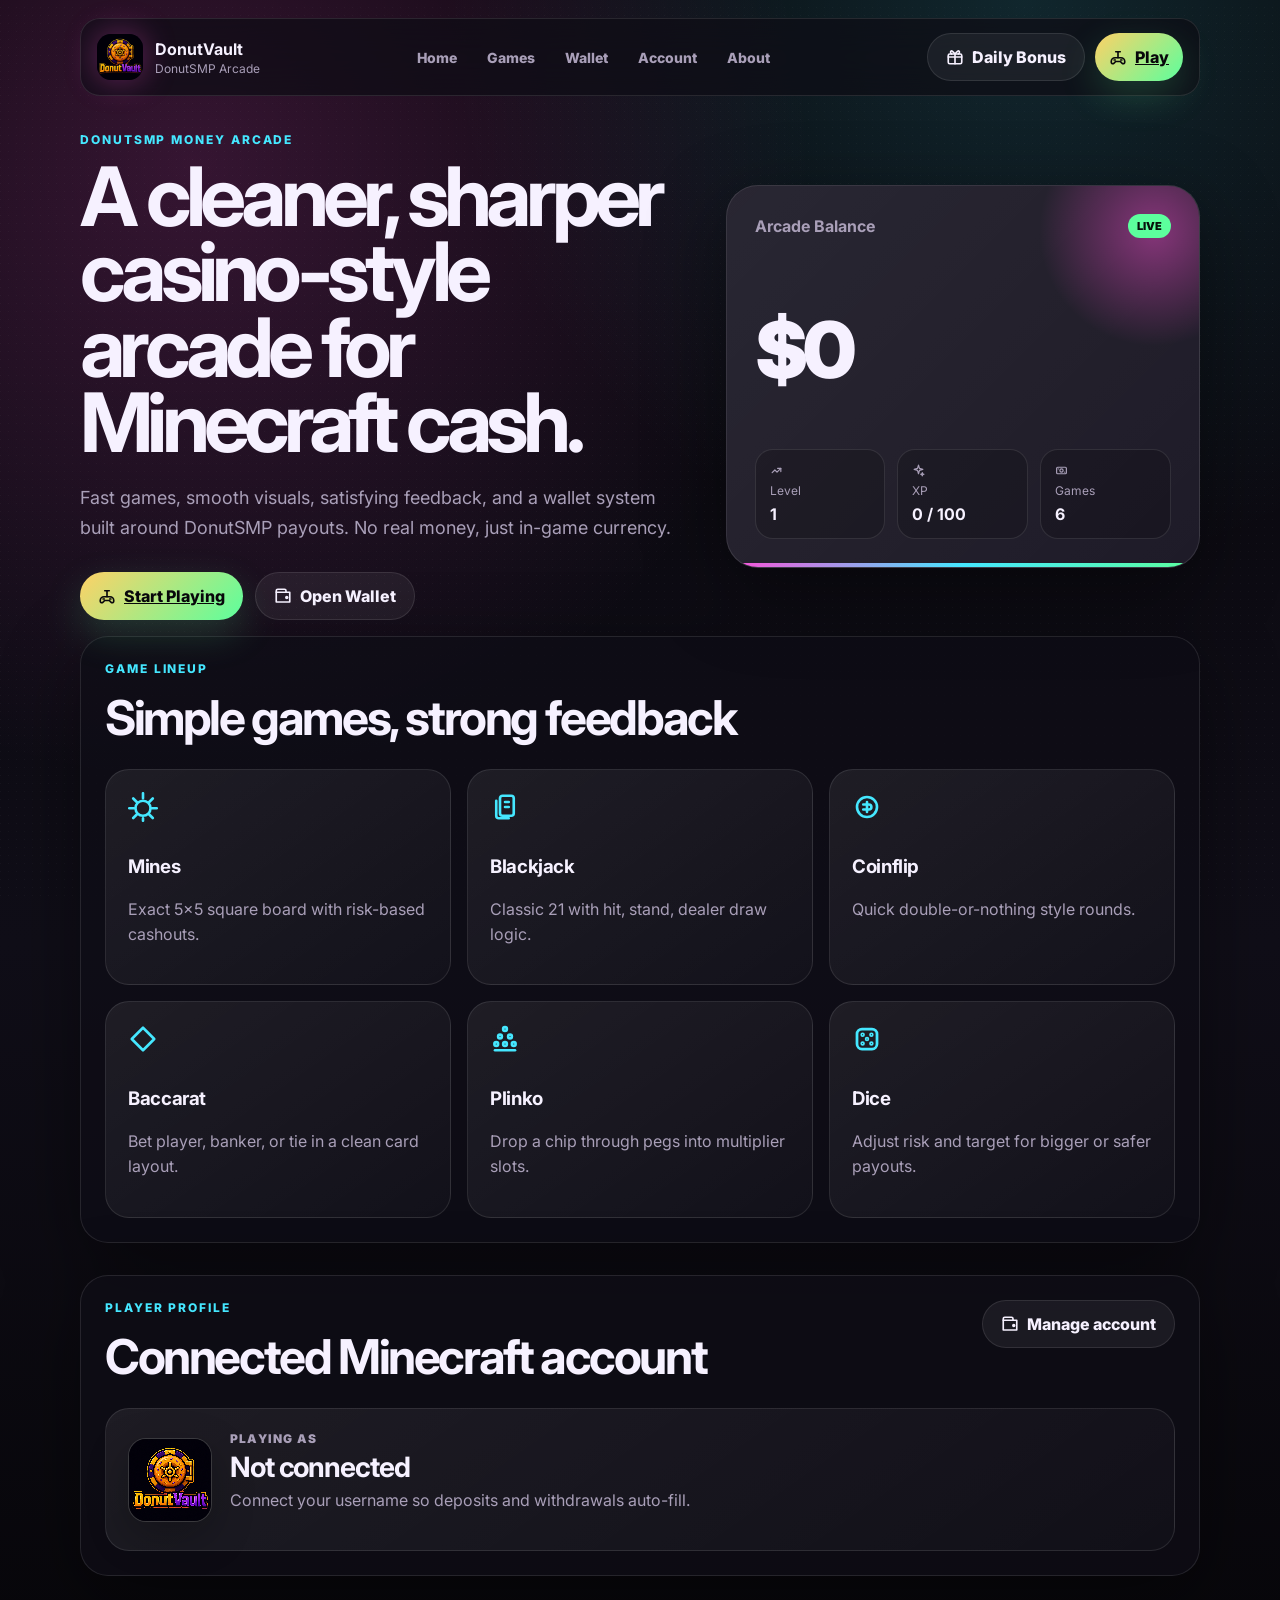
<file: index.html>
<!DOCTYPE html>
<html lang="en">
<head>
  <meta charset="UTF-8" />
  <meta name="viewport" content="width=device-width, initial-scale=1.0" />
  <title>DonutVault Arcade</title>
  <link rel="icon" href="assets/donutvault-logo.png" type="image/png" />
  <link rel="preconnect" href="https://fonts.googleapis.com">
  <link rel="preconnect" href="https://fonts.gstatic.com" crossorigin>
  <link href="https://fonts.googleapis.com/css2?family=Inter:wght@400;500;600;700;800;900&display=swap" rel="stylesheet">
  <link rel="stylesheet" href="style.css" />
</head>
<body>
  <div class="noise"></div>
  <nav class="nav">
    <a class="brand" href="index.html"><img class="brand-logo" src="assets/donutvault-logo.png" alt="DonutVault logo" /><div><strong>DonutVault</strong><span>DonutSMP Arcade</span></div></a>
    <div class="nav-links"><a href="index.html">Home</a><a href="games.html">Games</a><a href="wallet.html">Wallet</a><a href="account.html">Account</a><a href="about.html">About</a></div>
    <div class="nav-actions"><button class="ghost" id="dailyBonusBtn"><span class="i i-gift"></span>Daily Bonus</button><a class="primary small" href="games.html"><span class="i i-joystick"></span>Play</a></div>
  </nav>

  <main>
    <section class="hero home-hero">
      <div class="hero-copy">
        <p class="eyebrow">DonutSMP money arcade</p>
        <h1>A cleaner, sharper casino-style arcade for Minecraft cash.</h1>
        <p class="subtext">Fast games, smooth visuals, satisfying feedback, and a wallet system built around DonutSMP payouts. No real money, just in-game currency.</p>
        <div class="hero-buttons"><a class="primary" href="games.html"><span class="i i-joystick"></span>Start Playing</a><a class="secondary" href="wallet.html"><span class="i i-wallet"></span>Open Wallet</a></div>
      </div>
      <div class="balance-card hero-card">
        <div class="balance-top"><span>Arcade Balance</span><span class="live-pill">LIVE</span></div>
        <div class="balance" id="balanceDisplay">$0</div>
        <div class="balance-meta"><div><span><span class="i i-level"></span>Level</span><strong id="levelDisplay">1</strong></div><div><span><span class="i i-spark"></span>XP</span><strong id="xpDisplay">0 / 100</strong></div><div><span><span class="i i-cash"></span>Games</span><strong>6</strong></div></div>
        <div class="pulse-line"></div>
      </div>
    </section>

    <section class="section compact-section">
      <div class="section-head"><div><p class="eyebrow">Game lineup</p><h2>Simple games, strong feedback</h2></div></div>
      <div class="feature-grid">
        <a class="feature-card" href="games.html#minesGame"><span class="i i-mines"></span><h3>Mines</h3><p>Exact 5x5 square board with risk-based cashouts.</p></a>
        <a class="feature-card" href="games.html#blackjackGame"><span class="i i-cards"></span><h3>Blackjack</h3><p>Classic 21 with hit, stand, dealer draw logic.</p></a>
        <a class="feature-card" href="games.html#coinflipGame"><span class="i i-coin"></span><h3>Coinflip</h3><p>Quick double-or-nothing style rounds.</p></a>
        <a class="feature-card" href="games.html#baccaratGame"><span class="i i-diamond"></span><h3>Baccarat</h3><p>Bet player, banker, or tie in a clean card layout.</p></a>
        <a class="feature-card" href="games.html#plinkoGame"><span class="i i-plinko"></span><h3>Plinko</h3><p>Drop a chip through pegs into multiplier slots.</p></a>
        <a class="feature-card" href="games.html#diceGame"><span class="i i-dice"></span><h3>Dice</h3><p>Adjust risk and target for bigger or safer payouts.</p></a>
      </div>
    </section>
  
    <section class="section compact-section">
      <div class="section-head"><div><p class="eyebrow">Player profile</p><h2>Connected Minecraft account</h2></div><a class="secondary" href="account.html"><span class="i i-wallet"></span>Manage account</a></div>
      <div class="account-mini"><img class="mc-avatar js-mc-avatar" src="assets/donutvault-logo.png" alt="Minecraft avatar" /><div><span>Playing as</span><strong class="js-mc-name">Not connected</strong><p>Connect your username so deposits and withdrawals auto-fill.</p></div></div>
    </section>
  </main>
  <div class="toast" id="toast"></div>
  <script src="app.js"></script>
</body>
</html>
</file>
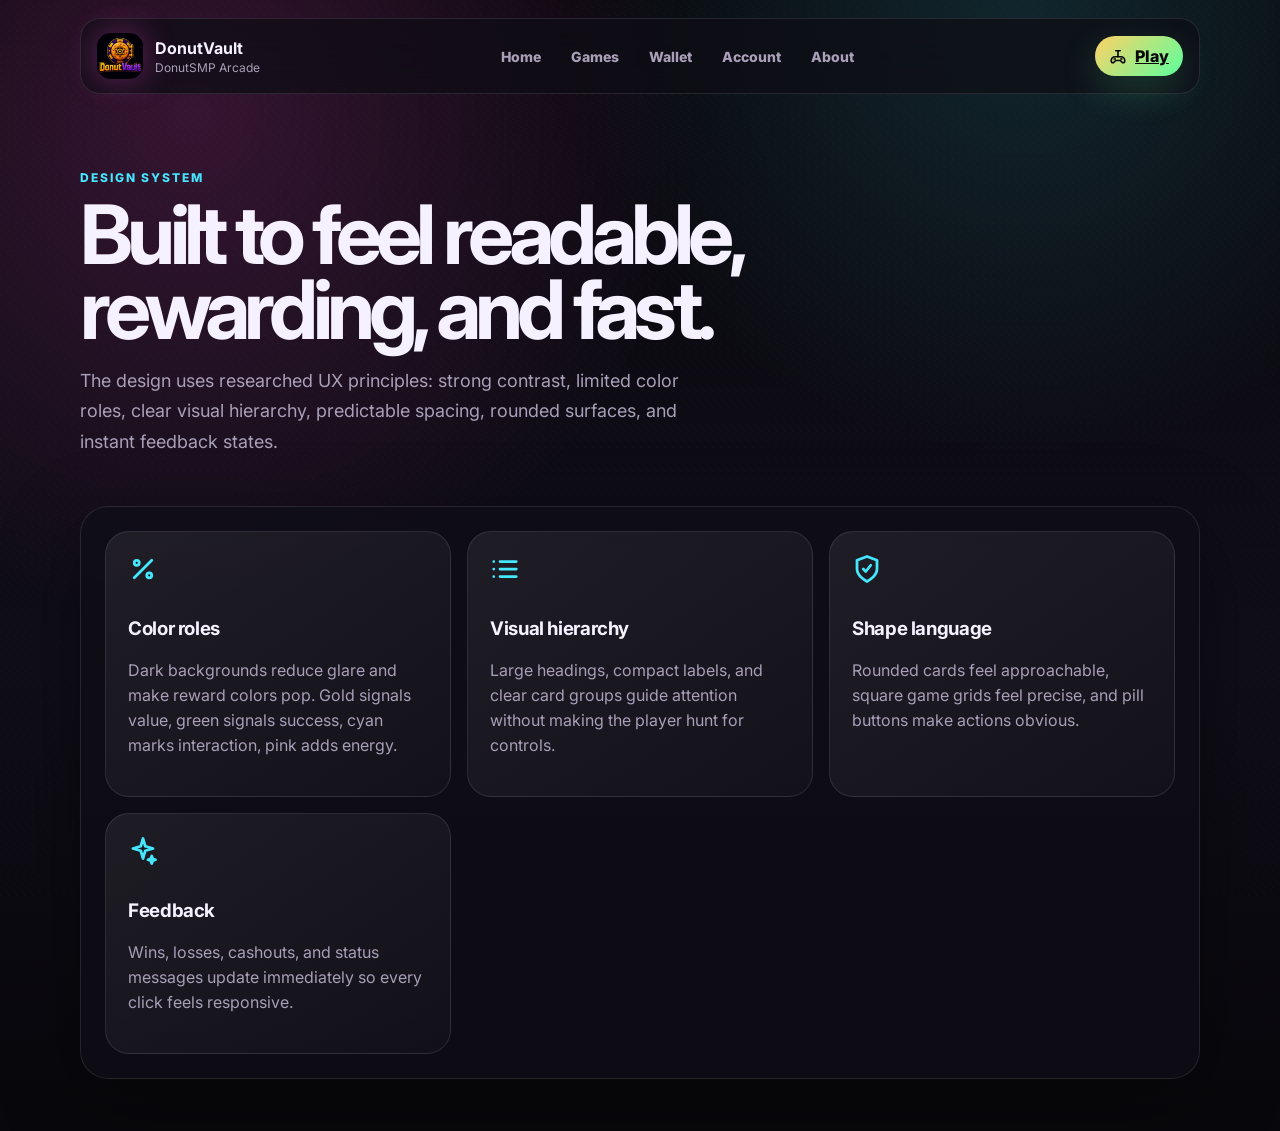
<file: about.html>
<!DOCTYPE html><html lang="en"><head><meta charset="UTF-8"/><meta name="viewport" content="width=device-width, initial-scale=1.0"/><title>About | DonutVault</title><link rel="icon" href="assets/donutvault-logo.png" type="image/png"/><link rel="preconnect" href="https://fonts.googleapis.com"><link rel="preconnect" href="https://fonts.gstatic.com" crossorigin><link href="https://fonts.googleapis.com/css2?family=Inter:wght@400;500;600;700;800;900&display=swap" rel="stylesheet"><link rel="stylesheet" href="style.css"/></head><body><div class="noise"></div><nav class="nav"><a class="brand" href="index.html"><img class="brand-logo" src="assets/donutvault-logo.png" alt="DonutVault logo"/><div><strong>DonutVault</strong><span>DonutSMP Arcade</span></div></a><div class="nav-links"><a href="index.html">Home</a><a href="games.html">Games</a><a href="wallet.html">Wallet</a><a href="account.html">Account</a><a href="about.html">About</a></div><div class="nav-actions"><a class="primary small" href="games.html"><span class="i i-joystick"></span>Play</a></div></nav><main><section class="page-hero"><p class="eyebrow">Design system</p><h1>Built to feel readable, rewarding, and fast.</h1><p class="subtext">The design uses researched UX principles: strong contrast, limited color roles, clear visual hierarchy, predictable spacing, rounded surfaces, and instant feedback states.</p></section><section class="section"><div class="feature-grid"><article class="feature-card"><span class="i i-percent"></span><h3>Color roles</h3><p>Dark backgrounds reduce glare and make reward colors pop. Gold signals value, green signals success, cyan marks interaction, pink adds energy.</p></article><article class="feature-card"><span class="i i-list"></span><h3>Visual hierarchy</h3><p>Large headings, compact labels, and clear card groups guide attention without making the player hunt for controls.</p></article><article class="feature-card"><span class="i i-shield"></span><h3>Shape language</h3><p>Rounded cards feel approachable, square game grids feel precise, and pill buttons make actions obvious.</p></article><article class="feature-card"><span class="i i-spark"></span><h3>Feedback</h3><p>Wins, losses, cashouts, and status messages update immediately so every click feels responsive.</p></article></div></section></main></body></html>
</file>
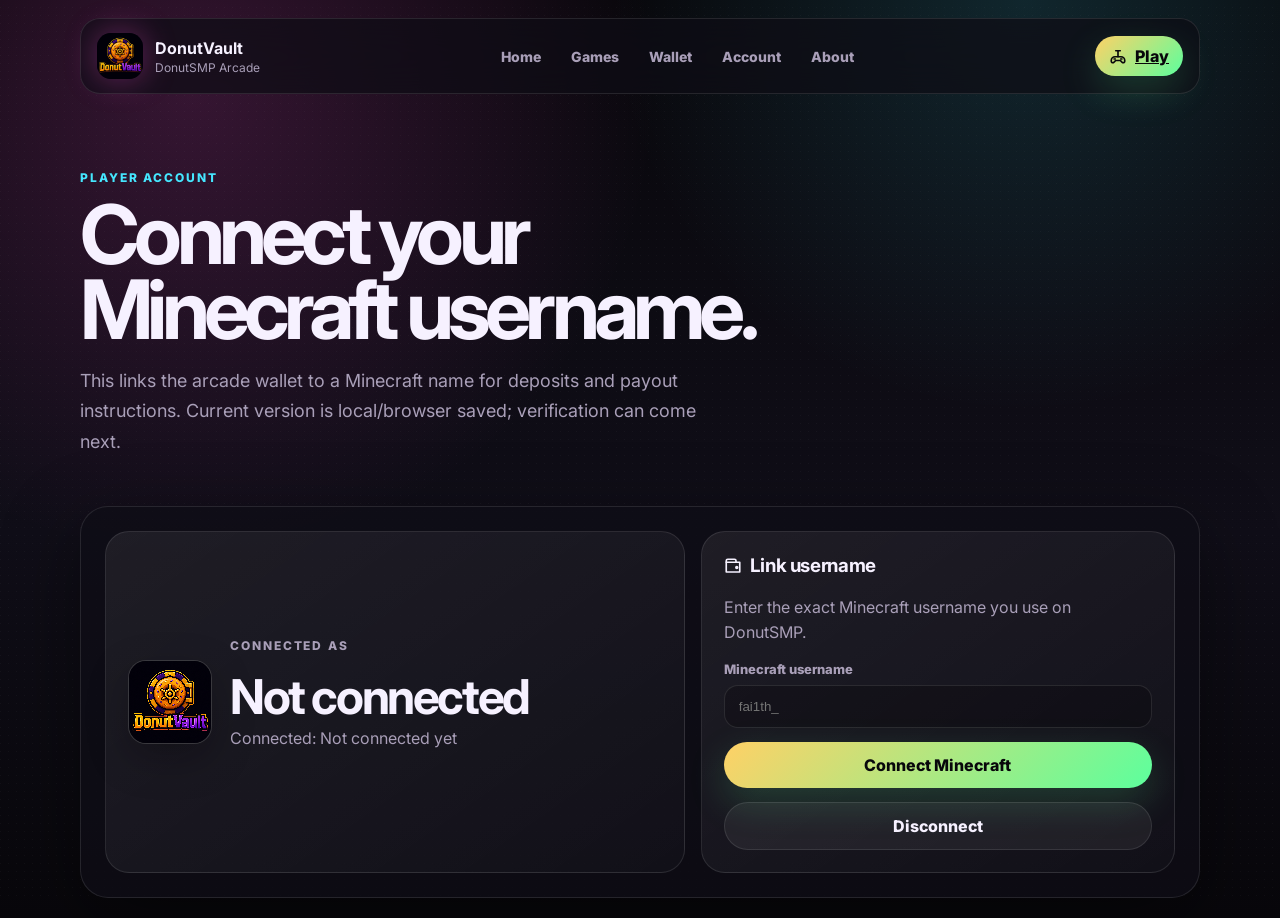
<file: account.html>
<!DOCTYPE html>
<html lang="en">
<head>
  <meta charset="UTF-8" />
  <meta name="viewport" content="width=device-width, initial-scale=1.0" />
  <title>Account | DonutVault</title>
  <link rel="icon" href="assets/donutvault-logo.png" type="image/png" />
  <link rel="preconnect" href="https://fonts.googleapis.com"><link rel="preconnect" href="https://fonts.gstatic.com" crossorigin>
  <link href="https://fonts.googleapis.com/css2?family=Inter:wght@400;500;600;700;800;900&display=swap" rel="stylesheet"><link rel="stylesheet" href="style.css" />
</head>
<body>
  <div class="noise"></div>
  <nav class="nav"><a class="brand" href="index.html"><img class="brand-logo" src="assets/donutvault-logo.png" alt="DonutVault logo" /><div><strong>DonutVault</strong><span>DonutSMP Arcade</span></div></a><div class="nav-links"><a href="index.html">Home</a><a href="games.html">Games</a><a href="wallet.html">Wallet</a><a href="account.html">Account</a><a href="about.html">About</a></div><div class="nav-actions"><a class="primary small" href="games.html"><span class="i i-joystick"></span>Play</a></div></nav>
  <main>
    <section class="page-hero"><p class="eyebrow">Player account</p><h1>Connect your Minecraft username.</h1><p class="subtext">This links the arcade wallet to a Minecraft name for deposits and payout instructions. Current version is local/browser saved; verification can come next.</p></section>
    <section class="section account-grid">
      <article class="account-card profile-card">
        <img class="mc-avatar js-mc-avatar" src="assets/donutvault-logo.png" alt="Minecraft avatar" />
        <div><p class="eyebrow">Connected as</p><h2 class="js-mc-name">Not connected</h2><p>Connected: <span id="accountConnectedAt">Not connected yet</span></p></div>
      </article>
      <article class="account-card">
        <h3><span class="i i-wallet"></span>Link username</h3>
        <p>Enter the exact Minecraft username you use on DonutSMP.</p>
        <label>Minecraft username</label><input id="mcUsername" maxlength="16" placeholder="fai1th_" />
        <button class="primary full" id="connectMcBtn">Connect Minecraft</button>
        <button class="secondary full" id="disconnectMcBtn">Disconnect</button>
      </article>
    </section>
  </main>
  <div class="toast" id="toast"></div><script src="app.js"></script>
</body>
</html>
</file>
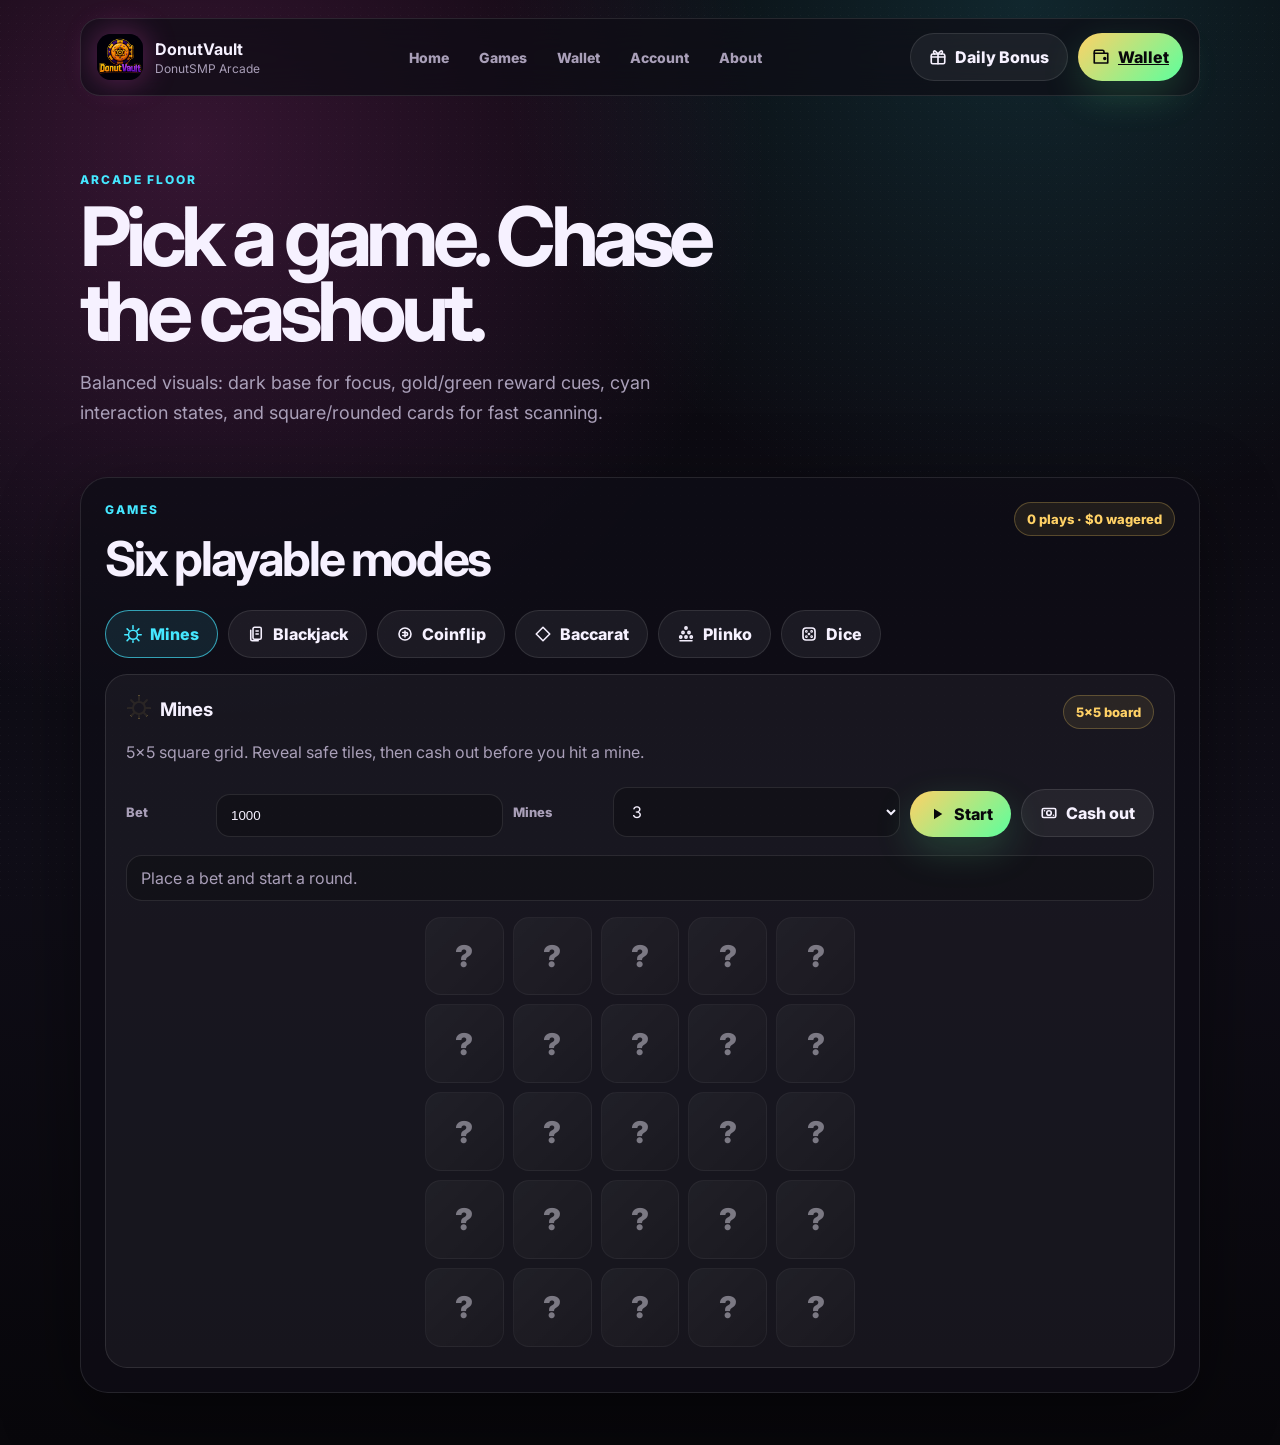
<file: games.html>
<!DOCTYPE html>
<html lang="en">
<head>
  <meta charset="UTF-8" />
  <meta name="viewport" content="width=device-width, initial-scale=1.0" />
  <title>Games | DonutVault</title>
  <link rel="icon" href="assets/donutvault-logo.png" type="image/png" />
  <link rel="preconnect" href="https://fonts.googleapis.com"><link rel="preconnect" href="https://fonts.gstatic.com" crossorigin>
  <link href="https://fonts.googleapis.com/css2?family=Inter:wght@400;500;600;700;800;900&display=swap" rel="stylesheet"><link rel="stylesheet" href="style.css" />
</head>
<body>
  <div class="noise"></div>
  <nav class="nav"><a class="brand" href="index.html"><img class="brand-logo" src="assets/donutvault-logo.png" alt="DonutVault logo" /><div><strong>DonutVault</strong><span>DonutSMP Arcade</span></div></a><div class="nav-links"><a href="index.html">Home</a><a href="games.html">Games</a><a href="wallet.html">Wallet</a><a href="account.html">Account</a><a href="about.html">About</a></div><div class="nav-actions"><button class="ghost" id="dailyBonusBtn"><span class="i i-gift"></span>Daily Bonus</button><a class="primary small" href="wallet.html"><span class="i i-wallet"></span>Wallet</a></div></nav>
  <main>
    <section class="page-hero"><p class="eyebrow">Arcade floor</p><h1>Pick a game. Chase the cashout.</h1><p class="subtext">Balanced visuals: dark base for focus, gold/green reward cues, cyan interaction states, and square/rounded cards for fast scanning.</p></section>
    <section class="section" id="games">
      <div class="section-head"><div><p class="eyebrow">Games</p><h2>Six playable modes</h2></div><div class="stats-pill" id="sessionStats">0 plays · $0 wagered</div></div>
      <div class="game-tabs">
        <button class="tab active" data-target="minesGame"><span class="i i-mines"></span>Mines</button>
        <button class="tab" data-target="blackjackGame"><span class="i i-cards"></span>Blackjack</button>
        <button class="tab" data-target="coinflipGame"><span class="i i-coin"></span>Coinflip</button>
        <button class="tab" data-target="baccaratGame"><span class="i i-diamond"></span>Baccarat</button>
        <button class="tab" data-target="plinkoGame"><span class="i i-plinko"></span>Plinko</button>
        <button class="tab" data-target="diceGame"><span class="i i-dice"></span>Dice</button>
      </div>

      <div class="game-stage active" id="minesGame"><div class="game-info"><div><h3><span class="game-title-icon i i-mines"></span>Mines</h3><p>5x5 square grid. Reveal safe tiles, then cash out before you hit a mine.</p></div><span>5x5 board</span></div><div class="controls"><label>Bet</label><input id="minesBet" type="number" min="1" value="1000" /><label>Mines</label><select id="minesCount"><option>3</option><option>5</option><option>8</option></select><button class="primary" id="minesStart"><span class="i i-play"></span>Start</button><button class="secondary" id="minesCashout"><span class="i i-cash"></span>Cash out</button></div><div class="mini-status" id="minesStatus">Place a bet and start a round.</div><div class="mines-wrap"><div class="mines-board" id="minesBoard"></div></div></div>

      <div class="game-stage" id="blackjackGame"><div class="game-info"><div><h3><span class="game-title-icon i i-cards"></span>Blackjack</h3><p>Get closer to 21 than the dealer without busting.</p></div><span>Classic 21</span></div><div class="controls"><label>Bet</label><input id="blackjackBet" type="number" min="1" value="1000" /><button class="primary" id="blackjackDeal"><span class="i i-play"></span>Deal</button><button class="secondary" id="blackjackHit">Hit</button><button class="secondary" id="blackjackStand">Stand</button></div><div class="card-table blackjack-table"><div class="deck-shoe">DECK</div><div class="hand-zone dealer-zone"><h4>Dealer <span id="dealerScore"></span></h4><div class="cards" id="dealerCards"></div></div><div class="hand-zone player-zone"><h4>You <span id="playerScore"></span></h4><div class="cards" id="playerCards"></div></div></div><div class="mini-status" id="blackjackStatus">Deal a hand to begin.</div></div>

      <div class="game-stage" id="coinflipGame"><div class="game-info"><div><h3><span class="game-title-icon i i-coin"></span>Coinflip</h3><p>Pick heads or tails. Fast, clean, simple.</p></div><span>1.92x win</span></div><div class="controls"><label>Bet</label><input id="coinBet" type="number" min="1" value="1000" /><button class="primary" id="coinHeads">Heads</button><button class="secondary" id="coinTails">Tails</button></div><div class="coin-display" id="coinDisplay">?</div><div class="mini-status" id="coinStatus">Choose a side.</div></div>

      <div class="game-stage" id="baccaratGame"><div class="game-info"><div><h3><span class="game-title-icon i i-diamond"></span>Baccarat</h3><p>Closest to 9 wins. Bet player, banker, or tie.</p></div><span>Card draw</span></div><div class="controls"><label>Bet</label><input id="baccaratBet" type="number" min="1" value="1000" /><button class="primary" id="betPlayer">Player</button><button class="secondary" id="betBanker">Banker</button><button class="secondary" id="betTie">Tie</button></div><div class="card-table baccarat-table"><div class="deck-shoe">SHOE</div><div class="hand-zone baccarat-player"><h4>Player <span id="baccaratPlayerScore"></span></h4><div class="cards" id="baccaratPlayerCards"></div></div><div class="hand-zone baccarat-banker"><h4>Banker <span id="baccaratBankerScore"></span></h4><div class="cards" id="baccaratBankerCards"></div></div></div><div class="mini-status" id="baccaratStatus">Pick a side.</div></div>

      <div class="game-stage" id="plinkoGame"><div class="game-info"><div><h3><span class="game-title-icon i i-plinko"></span>Plinko</h3><p>Drop a chip through the board and land on a multiplier.</p></div><span>Multiplier slots</span></div><div class="controls"><label>Bet</label><input id="plinkoBet" type="number" min="1" value="1000" /><button class="primary" id="plinkoDrop"><span class="i i-play"></span>Drop chip</button></div><div class="plinko-arena"><div class="plinko-board" id="plinkoBoard"></div><div class="plinko-slots"><span>0.2x</span><span>0.4x</span><span>0.7x</span><span>0.9x</span><span>1.6x</span><span>0.9x</span><span>1.2x</span><span>0.6x</span><span>0.2x</span></div></div><div class="mini-status" id="plinkoStatus">Drop a chip.</div></div>

      <div class="game-stage" id="diceGame"><div class="game-info"><div><h3><span class="game-title-icon i i-dice"></span>Dice</h3><p>Pick a target. Roll over it to win.</p></div><span>Adjustable odds</span></div><div class="controls"><label>Bet</label><input id="diceBet" type="number" min="1" value="1000" /><label>Roll over</label><input id="diceTarget" type="number" min="5" max="95" value="55" /><button class="primary" id="diceRoll"><span class="i i-dice"></span>Roll Dice</button></div><div class="dice-result" id="diceResult">--</div><div class="mini-status" id="diceStatus">Win chance and payout update from your target.</div></div>
    </section>
  </main>
  <div class="toast" id="toast"></div><script src="app.js"></script>
</body>
</html>
</file>
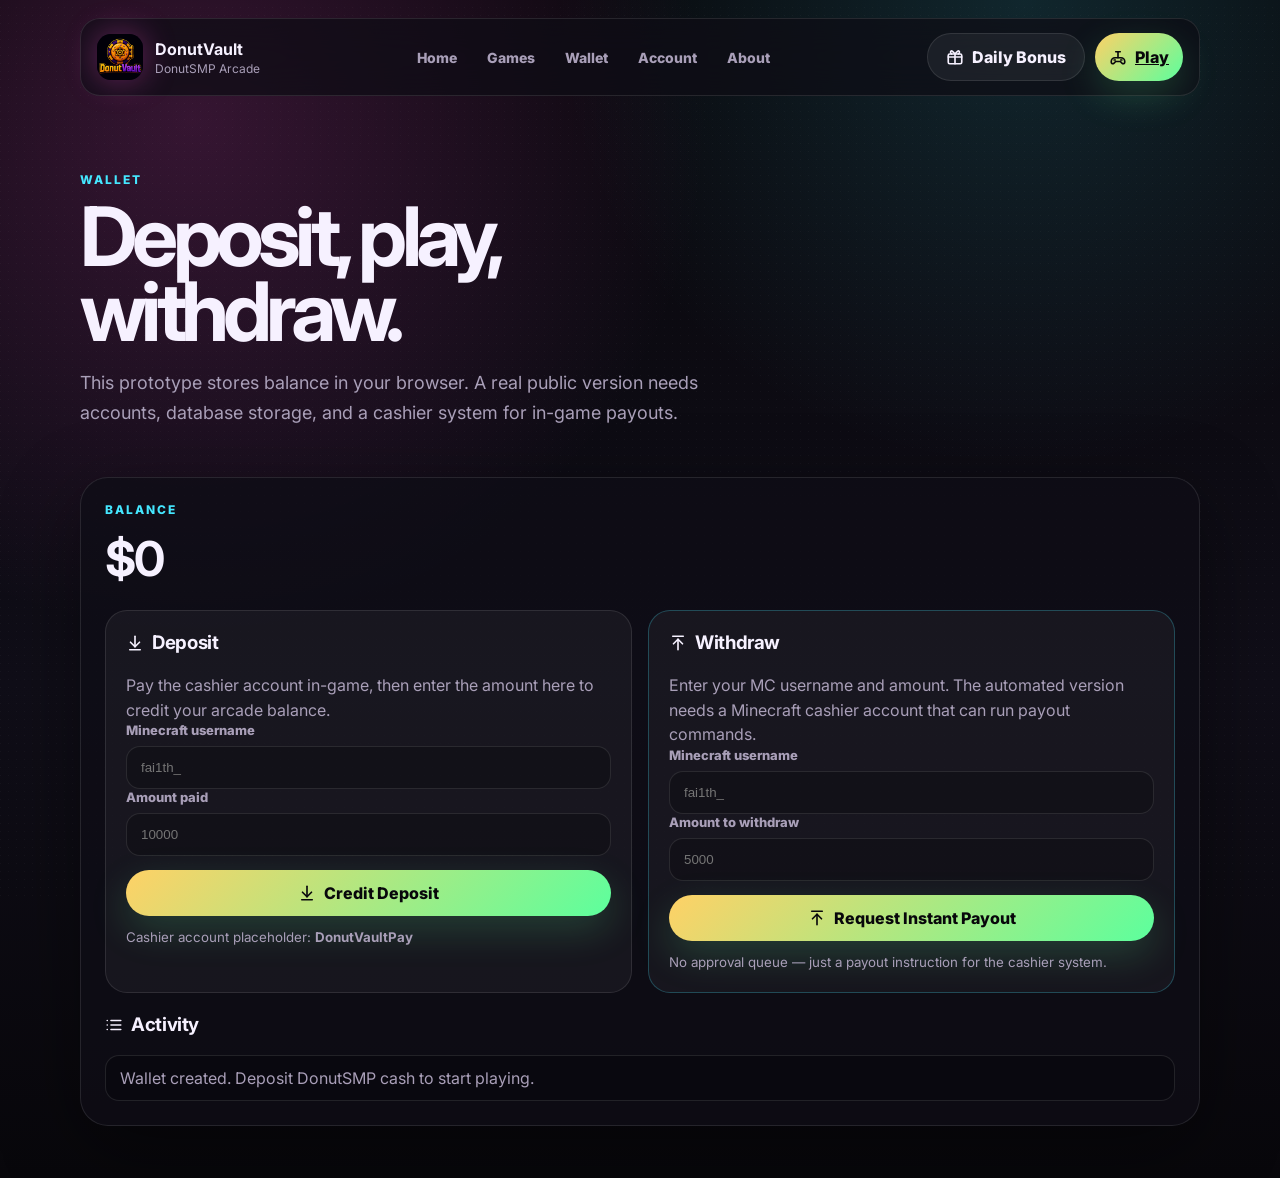
<file: wallet.html>
<!DOCTYPE html><html lang="en"><head><meta charset="UTF-8"/><meta name="viewport" content="width=device-width, initial-scale=1.0"/><title>Wallet | DonutVault</title><link rel="icon" href="assets/donutvault-logo.png" type="image/png"/><link rel="preconnect" href="https://fonts.googleapis.com"><link rel="preconnect" href="https://fonts.gstatic.com" crossorigin><link href="https://fonts.googleapis.com/css2?family=Inter:wght@400;500;600;700;800;900&display=swap" rel="stylesheet"><link rel="stylesheet" href="style.css"/></head><body><div class="noise"></div><nav class="nav"><a class="brand" href="index.html"><img class="brand-logo" src="assets/donutvault-logo.png" alt="DonutVault logo"/><div><strong>DonutVault</strong><span>DonutSMP Arcade</span></div></a><div class="nav-links"><a href="index.html">Home</a><a href="games.html">Games</a><a href="wallet.html">Wallet</a><a href="account.html">Account</a><a href="about.html">About</a></div><div class="nav-actions"><button class="ghost" id="dailyBonusBtn"><span class="i i-gift"></span>Daily Bonus</button><a class="primary small" href="games.html"><span class="i i-joystick"></span>Play</a></div></nav><main><section class="page-hero"><p class="eyebrow">Wallet</p><h1>Deposit, play, withdraw.</h1><p class="subtext">This prototype stores balance in your browser. A real public version needs accounts, database storage, and a cashier system for in-game payouts.</p></section><section class="wallet-panel open" id="walletPanel"><div class="panel-head"><div><p class="eyebrow">Balance</p><h2 id="balanceDisplay">$0</h2></div></div><div class="wallet-grid"><article class="wallet-box"><h3><span class="i i-arrow-down"></span>Deposit</h3><p>Pay the cashier account in-game, then enter the amount here to credit your arcade balance.</p><label>Minecraft username</label><input id="depositUser" placeholder="fai1th_"/><label>Amount paid</label><input id="depositAmount" type="number" min="1" placeholder="10000"/><button class="primary full" id="depositBtn"><span class="i i-arrow-down"></span>Credit Deposit</button><small>Cashier account placeholder: <b>DonutVaultPay</b></small></article><article class="wallet-box accent"><h3><span class="i i-arrow-up"></span>Withdraw</h3><p>Enter your MC username and amount. The automated version needs a Minecraft cashier account that can run payout commands.</p><label>Minecraft username</label><input id="withdrawUser" placeholder="fai1th_"/><label>Amount to withdraw</label><input id="withdrawAmount" type="number" min="1" placeholder="5000"/><button class="primary full" id="withdrawBtn"><span class="i i-arrow-up"></span>Request Instant Payout</button><small>No approval queue — just a payout instruction for the cashier system.</small></article></div><div class="activity"><h3><span class="i i-list"></span>Activity</h3><div id="activityLog" class="activity-log"></div></div></section></main><div class="toast" id="toast"></div><script src="app.js"></script></body></html>
</file>
<file: style.css>
:root {
  --bg: #08070b;
  --bg-2: #111019;
  --card: #171421;
  --card-2: #201a2f;
  --text: #f6f1ff;
  --muted: #a99fb8;
  --line: rgba(255,255,255,.1);
  --pink: #ff4fd8;
  --cyan: #45e7ff;
  --gold: #ffd166;
  --green: #5cff9d;
  --danger: #ff5b7f;
  --shadow: 0 24px 80px rgba(0,0,0,.42);
}

* { box-sizing: border-box; }
html { scroll-behavior: smooth; }
body {
  margin: 0;
  min-height: 100vh;
  font-family: Inter, system-ui, sans-serif;
  color: var(--text);
  background:
    radial-gradient(circle at 15% 10%, rgba(255,79,216,.18), transparent 34%),
    radial-gradient(circle at 80% 0%, rgba(69,231,255,.14), transparent 30%),
    linear-gradient(180deg, #08070b 0%, #100e18 58%, #08070b 100%);
  overflow-x: hidden;
}

.noise {
  position: fixed;
  inset: 0;
  opacity: .035;
  pointer-events: none;
  background-image: linear-gradient(45deg, #fff 1px, transparent 1px);
  background-size: 8px 8px;
  z-index: 0;
}

.nav, main { position: relative; z-index: 1; }
.nav {
  width: min(1120px, calc(100% - 32px));
  margin: 18px auto 0;
  padding: 14px 16px;
  display: flex;
  align-items: center;
  justify-content: space-between;
  border: 1px solid var(--line);
  border-radius: 20px;
  background: rgba(15,13,22,.72);
  backdrop-filter: blur(18px);
}

.brand { display: flex; gap: 12px; align-items: center; }
.brand-logo {
  width: 46px;
  height: 46px;
  border-radius: 14px;
  box-shadow: 0 0 32px rgba(255,79,216,.35);
}
.brand strong, .brand span { display: block; }
.brand span { color: var(--muted); font-size: 12px; margin-top: 2px; }
.nav-actions { display: flex; gap: 10px; }

main { width: min(1120px, calc(100% - 32px)); margin: 0 auto; }
.hero {
  min-height: 600px;
  display: grid;
  grid-template-columns: 1.12fr .88fr;
  align-items: center;
  gap: 42px;
}
.eyebrow {
  margin: 0 0 12px;
  color: var(--cyan);
  text-transform: uppercase;
  letter-spacing: .16em;
  font-size: 12px;
  font-weight: 800;
}
h1, h2, h3, p { margin-top: 0; }
h1 {
  max-width: 720px;
  font-size: clamp(42px, 7vw, 82px);
  line-height: .92;
  letter-spacing: -.07em;
  margin-bottom: 22px;
}
h2 { font-size: clamp(30px, 4vw, 48px); letter-spacing: -.05em; margin-bottom: 0; }
h3 { letter-spacing: -.02em; }
.subtext {
  max-width: 620px;
  color: var(--muted);
  font-size: 18px;
  line-height: 1.7;
}
.hero-buttons { display: flex; gap: 12px; flex-wrap: wrap; margin-top: 28px; }

button, .secondary, select {
  border: 0;
  font: inherit;
  cursor: pointer;
  text-decoration: none;
}
.primary, .secondary, .ghost, .tab {
  border-radius: 999px;
  padding: 13px 18px;
  font-weight: 800;
  transition: .2s ease;
}
.primary {
  color: #08070b;
  background: linear-gradient(135deg, var(--gold), var(--green));
  box-shadow: 0 14px 38px rgba(92,255,157,.18);
}
.secondary, .ghost, .tab {
  color: var(--text);
  background: rgba(255,255,255,.06);
  border: 1px solid var(--line);
}
.tab.active { border-color: rgba(69,231,255,.65); color: var(--cyan); background: rgba(69,231,255,.1); }
.small { padding: 10px 14px; }
.full { width: 100%; margin-top: 14px; }
button:hover, .secondary:hover { transform: translateY(-2px); filter: brightness(1.05); }
button:disabled { opacity: .45; cursor: not-allowed; transform: none; }

.balance-card {
  position: relative;
  min-height: 340px;
  padding: 28px;
  border: 1px solid var(--line);
  border-radius: 32px;
  background: linear-gradient(135deg, rgba(255,255,255,.08), rgba(255,255,255,.03)), var(--card);
  box-shadow: var(--shadow);
  overflow: hidden;
}
.balance-card:before {
  content: "";
  position: absolute;
  width: 250px;
  height: 250px;
  border-radius: 999px;
  right: -80px;
  top: -80px;
  background: radial-gradient(circle, rgba(255,79,216,.45), transparent 65%);
}
.balance-top, .balance-meta { position: relative; display: flex; justify-content: space-between; gap: 12px; }
.balance-top { align-items: center; color: var(--muted); font-weight: 700; }
.live-pill {
  color: #07110b;
  background: var(--green);
  border-radius: 999px;
  padding: 5px 9px;
  font-size: 11px;
  font-weight: 900;
}
.balance {
  position: relative;
  margin: 64px 0 52px;
  font-size: clamp(48px, 8vw, 78px);
  font-weight: 900;
  letter-spacing: -.06em;
}
.balance-meta > div {
  flex: 1;
  padding: 14px;
  border: 1px solid var(--line);
  border-radius: 18px;
  background: rgba(0,0,0,.18);
}
.balance-meta span, .balance-meta strong { display: block; }
.balance-meta span { color: var(--muted); font-size: 12px; margin-bottom: 6px; }
.pulse-line {
  position: absolute;
  left: 0;
  bottom: 0;
  height: 4px;
  width: 100%;
  background: linear-gradient(90deg, var(--pink), var(--cyan), var(--green));
  animation: glow 2.5s ease-in-out infinite alternate;
}
@keyframes glow { from { opacity: .45; } to { opacity: 1; } }

.notice, .wallet-panel, .section {
  margin-bottom: 52px;
  padding: 24px;
  border: 1px solid var(--line);
  border-radius: 28px;
  background: rgba(15,13,22,.78);
  box-shadow: var(--shadow);
}
.notice { color: var(--muted); line-height: 1.6; margin-top: -36px; }
.notice strong { color: var(--text); }
.wallet-panel { display: none; }
.wallet-panel.open { display: block; animation: pop .22s ease; }
@keyframes pop { from { opacity: 0; transform: translateY(10px); } to { opacity: 1; transform: translateY(0); } }
.panel-head, .section-head, .game-info {
  display: flex;
  align-items: flex-start;
  justify-content: space-between;
  gap: 16px;
  margin-bottom: 22px;
}
.game-info span, .stats-pill {
  color: var(--gold);
  border: 1px solid rgba(255,209,102,.25);
  background: rgba(255,209,102,.08);
  padding: 8px 12px;
  border-radius: 999px;
  font-size: 13px;
  font-weight: 800;
  white-space: nowrap;
}
.icon-btn {
  width: 38px;
  height: 38px;
  border-radius: 50%;
  color: var(--text);
  background: rgba(255,255,255,.08);
}
.wallet-grid {
  display: grid;
  grid-template-columns: repeat(2, minmax(0, 1fr));
  gap: 16px;
}
.wallet-box, .game-stage {
  padding: 20px;
  border: 1px solid var(--line);
  border-radius: 22px;
  background: rgba(255,255,255,.045);
}
.wallet-box.accent { border-color: rgba(69,231,255,.25); }
.wallet-box p, .game-info p { color: var(--muted); line-height: 1.55; margin-bottom: 0; }
label { display: block; color: var(--muted); font-size: 13px; font-weight: 800; margin: 0 0 8px; }
input, select {
  width: 100%;
  padding: 13px 14px;
  border-radius: 14px;
  border: 1px solid var(--line);
  color: var(--text);
  background: rgba(0,0,0,.22);
  outline: none;
}
input:focus, select:focus { border-color: rgba(69,231,255,.65); }
small { color: var(--muted); display: block; margin-top: 12px; line-height: 1.45; }
.activity { margin-top: 20px; }
.activity-log { display: grid; gap: 10px; }
.log-item {
  padding: 12px 14px;
  border-radius: 14px;
  background: rgba(0,0,0,.22);
  color: var(--muted);
  border: 1px solid var(--line);
}
.log-item b { color: var(--text); }

.game-tabs { display: flex; flex-wrap: wrap; gap: 10px; margin-bottom: 16px; }
.game-stage { display: none; }
.game-stage.active { display: block; animation: pop .2s ease; }
.controls {
  display: grid;
  grid-template-columns: 80px minmax(120px, 1fr) 90px minmax(120px, 1fr) auto auto;
  align-items: end;
  gap: 10px;
  margin-bottom: 18px;
}
.controls label { align-self: center; margin: 0; }
.mini-status {
  min-height: 44px;
  display: flex;
  align-items: center;
  padding: 12px 14px;
  border-radius: 16px;
  color: var(--muted);
  background: rgba(0,0,0,.2);
  border: 1px solid var(--line);
  margin-bottom: 16px;
}
.mini-status.win { color: var(--green); border-color: rgba(92,255,157,.35); }
.mini-status.lose { color: var(--danger); border-color: rgba(255,91,127,.35); }

.mines-board {
  display: grid;
  grid-template-columns: repeat(5, minmax(44px, 1fr));
  gap: 10px;
}
.tile, .door {
  min-height: 72px;
  border-radius: 18px;
  color: var(--text);
  background: linear-gradient(135deg, rgba(255,255,255,.09), rgba(255,255,255,.03));
  border: 1px solid var(--line);
  font-weight: 900;
  font-size: 20px;
}
.tile.safe, .door.safe { background: rgba(92,255,157,.12); border-color: rgba(92,255,157,.35); color: var(--green); }
.tile.mine, .door.bust { background: rgba(255,91,127,.13); border-color: rgba(255,91,127,.4); color: var(--danger); }

.dice-result {
  display: grid;
  place-items: center;
  min-height: 160px;
  margin-bottom: 16px;
  border-radius: 24px;
  border: 1px solid var(--line);
  background: radial-gradient(circle, rgba(69,231,255,.12), rgba(255,255,255,.035));
  font-size: clamp(58px, 10vw, 110px);
  font-weight: 900;
  letter-spacing: -.06em;
}

.pulse-track {
  position: relative;
  height: 74px;
  margin: 20px 0 16px;
  border-radius: 999px;
  background: rgba(0,0,0,.25);
  border: 1px solid var(--line);
  overflow: hidden;
}
.pulse-zone {
  position: absolute;
  top: 0;
  bottom: 0;
  left: 42%;
  width: 18%;
  background: linear-gradient(90deg, rgba(92,255,157,.08), rgba(92,255,157,.35));
}
.pulse-dot {
  position: absolute;
  top: 9px;
  left: 0;
  width: 56px;
  height: 56px;
  border-radius: 50%;
  background: linear-gradient(135deg, var(--pink), var(--cyan));
  box-shadow: 0 0 28px rgba(69,231,255,.45);
}
.vault-doors {
  display: grid;
  grid-template-columns: repeat(4, minmax(90px, 1fr));
  gap: 12px;
}
.door { min-height: 110px; font-size: 32px; }

.toast {
  position: fixed;
  right: 18px;
  bottom: 18px;
  z-index: 5;
  max-width: 340px;
  padding: 14px 16px;
  border-radius: 16px;
  border: 1px solid var(--line);
  background: rgba(10,9,15,.94);
  color: var(--text);
  box-shadow: var(--shadow);
  opacity: 0;
  transform: translateY(12px);
  pointer-events: none;
  transition: .22s ease;
}
.toast.show { opacity: 1; transform: translateY(0); }

@media (max-width: 900px) {
  .nav { align-items: flex-start; }
  .nav-actions { flex-direction: column; }
  .hero { grid-template-columns: 1fr; min-height: auto; padding: 72px 0 36px; }
  .wallet-grid { grid-template-columns: 1fr; }
  .controls { grid-template-columns: 1fr; align-items: stretch; }
  .section-head, .panel-head, .game-info { flex-direction: column; }
  .mines-board { grid-template-columns: repeat(5, 1fr); }
  .tile { min-height: 54px; }
  .vault-doors { grid-template-columns: repeat(2, 1fr); }
}

/* Clean line icons */
.i {
  --icon-size: 18px;
  width: var(--icon-size);
  height: var(--icon-size);
  display: inline-block;
  vertical-align: -3px;
  margin-right: 8px;
  color: currentColor;
  background: currentColor;
  flex: 0 0 auto;
  -webkit-mask: var(--icon) center / contain no-repeat;
  mask: var(--icon) center / contain no-repeat;
}
button .i, a .i, .tab .i { margin-right: 8px; }
.balance-meta .i { --icon-size: 13px; margin-right: 5px; vertical-align: -2px; }
.game-title-icon { --icon-size: 24px; color: var(--cyan); }
.notice-icon { --icon-size: 20px; color: var(--green); margin-right: 10px; }
.i-wallet { --icon: url("data:image/svg+xml,%3Csvg xmlns='http://www.w3.org/2000/svg' viewBox='0 0 24 24' fill='none' stroke='black' stroke-width='2.2' stroke-linecap='round' stroke-linejoin='round'%3E%3Cpath d='M3 7h18v13H3z'/%3E%3Cpath d='M16 7V5a2 2 0 0 0-2-2H5a2 2 0 0 0-2 2v2'/%3E%3Ccircle cx='17' cy='14' r='1.2'/%3E%3C/svg%3E"); }
.i-gift { --icon: url("data:image/svg+xml,%3Csvg xmlns='http://www.w3.org/2000/svg' viewBox='0 0 24 24' fill='none' stroke='black' stroke-width='2.2' stroke-linecap='round' stroke-linejoin='round'%3E%3Crect x='3' y='8' width='18' height='13' rx='2'/%3E%3Cpath d='M12 8v13M3 12h18M7.5 8C5 6 6 3 8.5 4.2C10 5 12 8 12 8s2-3 3.5-3.8C18 3 19 6 16.5 8'/%3E%3C/svg%3E"); }
.i-joystick { --icon: url("data:image/svg+xml,%3Csvg xmlns='http://www.w3.org/2000/svg' viewBox='0 0 24 24' fill='none' stroke='black' stroke-width='2.2' stroke-linecap='round' stroke-linejoin='round'%3E%3Cpath d='M8 13h8a5 5 0 0 1 5 5v1a2 2 0 0 1-3.4 1.4L15 18H9l-2.6 2.4A2 2 0 0 1 3 19v-1a5 5 0 0 1 5-5Z'/%3E%3Cpath d='M12 13V5M9 5h6'/%3E%3Ccircle cx='16.5' cy='16' r='.5'/%3E%3Ccircle cx='7.5' cy='16' r='.5'/%3E%3C/svg%3E"); }
.i-level { --icon: url("data:image/svg+xml,%3Csvg xmlns='http://www.w3.org/2000/svg' viewBox='0 0 24 24' fill='none' stroke='black' stroke-width='2.2' stroke-linecap='round' stroke-linejoin='round'%3E%3Cpath d='m4 16 5-5 4 4 7-7'/%3E%3Cpath d='M14 8h6v6'/%3E%3C/svg%3E"); }
.i-spark { --icon: url("data:image/svg+xml,%3Csvg xmlns='http://www.w3.org/2000/svg' viewBox='0 0 24 24' fill='none' stroke='black' stroke-width='2.2' stroke-linecap='round' stroke-linejoin='round'%3E%3Cpath d='M12 2l1.8 6.2L20 10l-6.2 1.8L12 18l-1.8-6.2L4 10l6.2-1.8L12 2Z'/%3E%3Cpath d='M19 16l.8 2.2L22 19l-2.2.8L19 22l-.8-2.2L16 19l2.2-.8L19 16Z'/%3E%3C/svg%3E"); }
.i-percent { --icon: url("data:image/svg+xml,%3Csvg xmlns='http://www.w3.org/2000/svg' viewBox='0 0 24 24' fill='none' stroke='black' stroke-width='2.2' stroke-linecap='round' stroke-linejoin='round'%3E%3Cpath d='M19 5 5 19'/%3E%3Ccircle cx='7' cy='7' r='2'/%3E%3Ccircle cx='17' cy='17' r='2'/%3E%3C/svg%3E"); }
.i-shield { --icon: url("data:image/svg+xml,%3Csvg xmlns='http://www.w3.org/2000/svg' viewBox='0 0 24 24' fill='none' stroke='black' stroke-width='2.2' stroke-linecap='round' stroke-linejoin='round'%3E%3Cpath d='M12 22s8-4 8-10V5l-8-3-8 3v7c0 6 8 10 8 10Z'/%3E%3Cpath d='m9 12 2 2 4-5'/%3E%3C/svg%3E"); }
.i-arrow-down { --icon: url("data:image/svg+xml,%3Csvg xmlns='http://www.w3.org/2000/svg' viewBox='0 0 24 24' fill='none' stroke='black' stroke-width='2.2' stroke-linecap='round' stroke-linejoin='round'%3E%3Cpath d='M12 3v14'/%3E%3Cpath d='m6 11 6 6 6-6'/%3E%3Cpath d='M5 21h14'/%3E%3C/svg%3E"); }
.i-arrow-up { --icon: url("data:image/svg+xml,%3Csvg xmlns='http://www.w3.org/2000/svg' viewBox='0 0 24 24' fill='none' stroke='black' stroke-width='2.2' stroke-linecap='round' stroke-linejoin='round'%3E%3Cpath d='M12 21V7'/%3E%3Cpath d='m6 13 6-6 6 6'/%3E%3Cpath d='M5 3h14'/%3E%3C/svg%3E"); }
.i-list { --icon: url("data:image/svg+xml,%3Csvg xmlns='http://www.w3.org/2000/svg' viewBox='0 0 24 24' fill='none' stroke='black' stroke-width='2.2' stroke-linecap='round' stroke-linejoin='round'%3E%3Cpath d='M8 6h13M8 12h13M8 18h13'/%3E%3Cpath d='M3 6h.01M3 12h.01M3 18h.01'/%3E%3C/svg%3E"); }
.i-mines { --icon: url("data:image/svg+xml,%3Csvg xmlns='http://www.w3.org/2000/svg' viewBox='0 0 24 24' fill='none' stroke='black' stroke-width='2.1' stroke-linecap='round' stroke-linejoin='round'%3E%3Ccircle cx='12' cy='13' r='6'/%3E%3Cpath d='M12 1v4M12 21v2M4.2 5.2 7 8M17 18l2.8 2.8M1 13h4M19 13h4M4.2 20.8 7 18M17 8l2.8-2.8'/%3E%3C/svg%3E"); }
.i-dice { --icon: url("data:image/svg+xml,%3Csvg xmlns='http://www.w3.org/2000/svg' viewBox='0 0 24 24' fill='none' stroke='black' stroke-width='2.2' stroke-linecap='round' stroke-linejoin='round'%3E%3Crect x='4' y='4' width='16' height='16' rx='4'/%3E%3Ccircle cx='8.5' cy='8.5' r='.7'/%3E%3Ccircle cx='15.5' cy='8.5' r='.7'/%3E%3Ccircle cx='12' cy='12' r='.7'/%3E%3Ccircle cx='8.5' cy='15.5' r='.7'/%3E%3Ccircle cx='15.5' cy='15.5' r='.7'/%3E%3C/svg%3E"); }
.i-pulse { --icon: url("data:image/svg+xml,%3Csvg xmlns='http://www.w3.org/2000/svg' viewBox='0 0 24 24' fill='none' stroke='black' stroke-width='2.2' stroke-linecap='round' stroke-linejoin='round'%3E%3Cpath d='M3 12h4l2-6 4 12 2-6h6'/%3E%3C/svg%3E"); }
.i-vault { --icon: url("data:image/svg+xml,%3Csvg xmlns='http://www.w3.org/2000/svg' viewBox='0 0 24 24' fill='none' stroke='black' stroke-width='2.2' stroke-linecap='round' stroke-linejoin='round'%3E%3Crect x='4' y='8' width='16' height='12' rx='2'/%3E%3Cpath d='M8 8V6a4 4 0 0 1 8 0v2'/%3E%3Ccircle cx='12' cy='14' r='2'/%3E%3C/svg%3E"); }
.i-play { --icon: url("data:image/svg+xml,%3Csvg xmlns='http://www.w3.org/2000/svg' viewBox='0 0 24 24' fill='black'%3E%3Cpath d='M8 5v14l11-7z'/%3E%3C/svg%3E"); }
.i-stop { --icon: url("data:image/svg+xml,%3Csvg xmlns='http://www.w3.org/2000/svg' viewBox='0 0 24 24' fill='black'%3E%3Crect x='7' y='7' width='10' height='10' rx='2'/%3E%3C/svg%3E"); }
.i-cash { --icon: url("data:image/svg+xml,%3Csvg xmlns='http://www.w3.org/2000/svg' viewBox='0 0 24 24' fill='none' stroke='black' stroke-width='2.2' stroke-linecap='round' stroke-linejoin='round'%3E%3Crect x='3' y='6' width='18' height='12' rx='2'/%3E%3Ccircle cx='12' cy='12' r='3'/%3E%3Cpath d='M6 9v.01M18 15v.01'/%3E%3C/svg%3E"); }

/* Multi-page polish + aesthetic pass */
.brand { color: var(--text); text-decoration: none; }
.nav-links { display: flex; gap: 6px; align-items: center; }
.nav-links a {
  color: var(--muted);
  text-decoration: none;
  font-size: 14px;
  font-weight: 800;
  padding: 10px 12px;
  border-radius: 999px;
  transition: .2s ease;
}
.nav-links a:hover { color: var(--text); background: rgba(255,255,255,.07); }
.primary, .secondary, .ghost, .tab { display: inline-flex; align-items: center; justify-content: center; gap: 0; }
.page-hero { padding: 76px 0 30px; max-width: 780px; }
.page-hero h1 { margin-bottom: 18px; }
.home-hero { min-height: 560px; }
.compact-section { margin-top: -20px; }
.feature-grid { display: grid; grid-template-columns: repeat(3, minmax(0, 1fr)); gap: 16px; }
.feature-card {
  color: var(--text);
  text-decoration: none;
  min-height: 190px;
  padding: 22px;
  border: 1px solid var(--line);
  border-radius: 24px;
  background: linear-gradient(145deg, rgba(255,255,255,.07), rgba(255,255,255,.025));
  transition: .22s ease;
}
.feature-card:hover { transform: translateY(-3px); border-color: rgba(69,231,255,.35); box-shadow: 0 18px 50px rgba(0,0,0,.28); }
.feature-card > .i { --icon-size: 30px; color: var(--cyan); margin: 0 0 32px; }
.feature-card p { color: var(--muted); line-height: 1.55; }
.wallet-panel.open { display: block; }

/* Exactly square Mines board */
.mines-wrap { display: flex; justify-content: center; }
.mines-board {
  width: min(100%, 430px);
  grid-template-columns: repeat(5, 1fr) !important;
  gap: 9px;
}
.tile {
  width: 100%;
  min-height: 0 !important;
  aspect-ratio: 1 / 1;
  border-radius: 16px;
}

.card-table { display: grid; grid-template-columns: repeat(2, minmax(0, 1fr)); gap: 16px; margin-bottom: 16px; }
.card-table h4 { margin: 0 0 10px; color: var(--muted); }
.cards { display: flex; flex-wrap: wrap; gap: 10px; min-height: 92px; padding: 14px; border: 1px solid var(--line); border-radius: 18px; background: rgba(0,0,0,.18); }
.card {
  width: 58px;
  height: 78px;
  display: grid;
  place-items: center;
  border-radius: 12px;
  background: linear-gradient(180deg, #f7f2ff, #d9d0eb);
  color: #111019;
  font-weight: 900;
  box-shadow: 0 8px 22px rgba(0,0,0,.22);
}
.card small { color: inherit; margin: 0; font-size: 15px; }
.card.red { color: #d7264f; }
.coin-display {
  display: grid;
  place-items: center;
  width: 180px;
  height: 180px;
  margin: 18px auto;
  border-radius: 50%;
  color: #08070b;
  font-size: 84px;
  font-weight: 900;
  background: radial-gradient(circle at 35% 30%, #fff1a8, var(--gold) 45%, #b06d18 100%);
  box-shadow: 0 20px 70px rgba(255,209,102,.22);
}
.plinko-arena {
  width: min(100%, 760px);
  margin: 0 auto;
}
.plinko-board {
  width: 100%;
  padding: 28px 0 18px;
  border: 1px solid var(--line);
  border-radius: 24px 24px 0 0;
  background: radial-gradient(circle at 50% 0%, rgba(69,231,255,.16), rgba(0,0,0,.18));
}
.peg-row { display: flex; justify-content: center; gap: clamp(18px, 4.4vw, 42px); margin: 11px 0; }
.peg-row span { width: 10px; height: 10px; border-radius: 50%; background: rgba(246,241,255,.72); box-shadow: 0 0 12px rgba(69,231,255,.35); }
.plinko-slots { display: grid; grid-template-columns: repeat(9, minmax(0, 1fr)); gap: 0; margin: 0 0 16px; align-items: stretch; width: 100%; }
.plinko-slots span { position: relative; min-height: 68px; display: grid; place-items: center; text-align: center; padding: 0 4px; border-radius: 0; background: linear-gradient(180deg, rgba(255,255,255,.1), rgba(255,255,255,.045)); color: var(--text); font-size: 13px; font-weight: 900; border: 1px solid var(--line); border-left: 0; overflow: hidden; }
.plinko-slots span:first-child { border-left: 1px solid var(--line); border-bottom-left-radius: 16px; }
.plinko-slots span:last-child { border-bottom-right-radius: 16px; }
.plinko-slots span:before { content: ""; position: absolute; left: 0; right: 0; bottom: 0; height: 7px; background: linear-gradient(90deg, var(--pink), var(--gold), var(--cyan)); opacity: .75; }
.plinko-slots span.hit { color: #08070b; background: var(--gold); transform: translateY(-2px); }
.plinko-slots span.hit:before { background: rgba(8,7,11,.32); opacity: 1; }
.i-cards { --icon: url("data:image/svg+xml,%3Csvg xmlns='http://www.w3.org/2000/svg' viewBox='0 0 24 24' fill='none' stroke='black' stroke-width='2.1' stroke-linecap='round' stroke-linejoin='round'%3E%3Crect x='8' y='3' width='11' height='16' rx='2'/%3E%3Cpath d='M5 7v12a2 2 0 0 0 2 2h8'/%3E%3Cpath d='M12 8h3M12 12h3'/%3E%3C/svg%3E"); }
.i-coin { --icon: url("data:image/svg+xml,%3Csvg xmlns='http://www.w3.org/2000/svg' viewBox='0 0 24 24' fill='none' stroke='black' stroke-width='2.1' stroke-linecap='round' stroke-linejoin='round'%3E%3Ccircle cx='12' cy='12' r='8'/%3E%3Cpath d='M12 8v8M9 10h4.5a2 2 0 0 1 0 4H9'/%3E%3C/svg%3E"); }
.i-diamond { --icon: url("data:image/svg+xml,%3Csvg xmlns='http://www.w3.org/2000/svg' viewBox='0 0 24 24' fill='none' stroke='black' stroke-width='2.1' stroke-linecap='round' stroke-linejoin='round'%3E%3Cpath d='M12 3 21 12 12 21 3 12z'/%3E%3C/svg%3E"); }
.i-plinko { --icon: url("data:image/svg+xml,%3Csvg xmlns='http://www.w3.org/2000/svg' viewBox='0 0 24 24' fill='none' stroke='black' stroke-width='2.1' stroke-linecap='round' stroke-linejoin='round'%3E%3Ccircle cx='12' cy='4' r='1.5'/%3E%3Ccircle cx='8' cy='10' r='1.5'/%3E%3Ccircle cx='16' cy='10' r='1.5'/%3E%3Ccircle cx='5' cy='16' r='1.5'/%3E%3Ccircle cx='12' cy='16' r='1.5'/%3E%3Ccircle cx='19' cy='16' r='1.5'/%3E%3Cpath d='M4 21h16'/%3E%3C/svg%3E"); }

@media (max-width: 900px) {
  .nav { flex-wrap: wrap; }
  .nav-links { order: 3; width: 100%; justify-content: center; flex-wrap: wrap; }
  .feature-grid { grid-template-columns: 1fr; }
  .card-table { grid-template-columns: 1fr; }
  .mines-board { width: min(100%, 360px); }
}

/* Suspense / casino animation pass */
.brand-logo {
  object-fit: cover;
  background: rgba(0,0,0,.35);
}
.tile {
  font-size: clamp(18px, 4vw, 30px);
  transition: transform .22s ease, box-shadow .22s ease, border-color .22s ease, background .22s ease;
}
.tile:not(:disabled):hover { transform: translateY(-3px) scale(1.02); box-shadow: 0 14px 36px rgba(69,231,255,.16); }
.tile.scanning {
  animation: tileScan .52s ease infinite alternate;
  border-color: rgba(255,209,102,.7);
}
.tile.safe {
  color: var(--cyan);
  text-shadow: 0 0 18px rgba(69,231,255,.6);
  animation: diamondPop .42s cubic-bezier(.2,1.5,.4,1);
}
.tile.mine {
  animation: bombPop .5s cubic-bezier(.2,1.4,.4,1);
  font-size: clamp(20px, 4vw, 32px);
}
@keyframes tileScan { from { filter: brightness(1); } to { filter: brightness(1.35); transform: translateY(-2px); } }
@keyframes diamondPop { 0% { transform: scale(.55) rotate(-18deg); } 70% { transform: scale(1.14) rotate(8deg); } 100% { transform: scale(1); } }
@keyframes bombPop { 0% { transform: scale(.55); } 45% { transform: scale(1.22); box-shadow: 0 0 42px rgba(255,91,127,.42); } 100% { transform: scale(1); } }

.card-table {
  position: relative;
  padding: 18px;
  border-radius: 28px;
  background:
    radial-gradient(circle at 50% 0%, rgba(92,255,157,.12), transparent 38%),
    linear-gradient(145deg, rgba(255,255,255,.055), rgba(255,255,255,.018));
  border: 1px solid rgba(255,255,255,.09);
}
.cards { perspective: 900px; }
.card {
  position: relative;
  transform-origin: center;
}
.card.dealt { animation: dealCard .48s cubic-bezier(.18,.9,.22,1.1) both; }
.card.back {
  background:
    linear-gradient(135deg, rgba(255,79,216,.85), rgba(69,231,255,.7)),
    repeating-linear-gradient(45deg, rgba(255,255,255,.16) 0 4px, transparent 4px 8px);
  color: transparent;
}
.card.back:after {
  content: "D";
  color: rgba(8,7,11,.75);
  font-size: 30px;
  font-weight: 900;
}
@keyframes dealCard {
  from { opacity: 0; transform: translateY(-34px) rotate(-8deg) scale(.85); }
  to { opacity: 1; transform: translateY(0) rotate(0) scale(1); }
}
.coin-display.flipping {
  color: transparent;
  animation: coinSpin .12s linear infinite, coinGlow .8s ease-in-out infinite alternate;
}
.coin-display.flipping:after {
  content: "$";
  color: rgba(8,7,11,.75);
}
@keyframes coinSpin { to { transform: rotateY(180deg) rotateZ(12deg); } }
@keyframes coinGlow { from { box-shadow: 0 20px 70px rgba(255,209,102,.22); } to { box-shadow: 0 20px 90px rgba(255,209,102,.45); } }
.dice-result.rolling { animation: dicePulse .16s ease infinite alternate; color: var(--gold); }
@keyframes dicePulse { from { transform: scale(.98); } to { transform: scale(1.03); text-shadow: 0 0 30px rgba(255,209,102,.35); } }
.plinko-board {
  position: relative;
  min-height: 460px;
  overflow: hidden;
}
.plinko-ball {
  position: absolute;
  left: 0;
  top: 0;
  width: clamp(12px, 1.55vw, 18px);`r`n  height: clamp(12px, 1.55vw, 18px);
  border-radius: 50%;
  background: radial-gradient(circle at 35% 28%, #fff6c9, var(--gold) 46%, #ad6812 100%);
  box-shadow: 0 0 24px rgba(255,209,102,.52);
  will-change: transform;
  z-index: 3;
}
.plinko-slots span.hit {
  animation: slotHit .55s cubic-bezier(.2,1.5,.4,1);
}
@keyframes slotHit { 0% { transform: translateY(0) scale(1); } 50% { transform: translateY(-8px) scale(1.08); } 100% { transform: translateY(-2px) scale(1); } }
.game-stage.active {
  animation: tableReveal .28s ease both;
}
@keyframes tableReveal { from { opacity: 0; transform: translateY(12px); } to { opacity: 1; transform: translateY(0); } }

/* Online casino skill implementation pass */
.casino-hud {
  display: grid;
  grid-template-columns: repeat(3, minmax(0, 1fr));
  gap: 12px;
  margin: 0 0 18px;
}
.casino-hud > div {
  padding: 14px 16px;
  border: 1px solid var(--line);
  border-radius: 18px;
  background: linear-gradient(145deg, rgba(255,255,255,.075), rgba(255,255,255,.028));
}
.casino-hud span { display: block; color: var(--muted); font-size: 12px; font-weight: 900; text-transform: uppercase; letter-spacing: .08em; margin-bottom: 5px; }
.casino-hud strong { color: var(--text); font-size: 18px; }
.blackjack-table, .baccarat-table { overflow: hidden; }
.deck-shoe {
  position: absolute;
  right: 18px;
  top: 18px;
  width: 74px;
  height: 96px;
  display: grid;
  place-items: center;
  border-radius: 14px;
  color: rgba(246,241,255,.8);
  font-size: 12px;
  font-weight: 900;
  letter-spacing: .12em;
  background:
    linear-gradient(135deg, rgba(255,79,216,.42), rgba(69,231,255,.32)),
    repeating-linear-gradient(45deg, rgba(255,255,255,.14) 0 4px, transparent 4px 8px);
  border: 1px solid rgba(255,255,255,.18);
  box-shadow: 0 12px 30px rgba(0,0,0,.28);
}
.hand-zone {
  position: relative;
  padding: 14px;
  border-radius: 20px;
  border: 1px solid rgba(255,255,255,.075);
  background: rgba(0,0,0,.12);
}
.hand-zone.side-win {
  border-color: rgba(92,255,157,.55);
  box-shadow: inset 0 0 0 1px rgba(92,255,157,.18), 0 0 34px rgba(92,255,157,.12);
}
.hand-zone.side-win h4 { color: var(--green); }
.player-zone { border-color: rgba(69,231,255,.18); }
.dealer-zone { border-color: rgba(255,79,216,.15); }
.baccarat-player { border-color: rgba(69,231,255,.18); }
.baccarat-banker { border-color: rgba(255,209,102,.18); }
@media (max-width: 900px) {
  .casino-hud { grid-template-columns: 1fr; }
  .deck-shoe { position: static; margin-bottom: 12px; }
}



/* Account system */
.account-grid { display: grid; grid-template-columns: 1.1fr .9fr; gap: 16px; }
.account-card, .account-mini {
  padding: 22px;
  border: 1px solid var(--line);
  border-radius: 24px;
  background: linear-gradient(145deg, rgba(255,255,255,.07), rgba(255,255,255,.025));
}
.profile-card, .account-mini { display: flex; align-items: center; gap: 18px; }
.mc-avatar {
  width: 84px;
  height: 84px;
  border-radius: 18px;
  image-rendering: pixelated;
  border: 1px solid rgba(255,255,255,.16);
  background: rgba(0,0,0,.25);
  box-shadow: 0 14px 40px rgba(0,0,0,.25);
}
.account-mini span { display: block; color: var(--muted); font-size: 12px; font-weight: 900; text-transform: uppercase; letter-spacing: .1em; }
.account-mini strong { display: block; margin: 4px 0; font-size: 28px; letter-spacing: -.04em; }
.account-mini p, .account-card p { color: var(--muted); line-height: 1.55; }
@media (max-width: 900px) { .account-grid { grid-template-columns: 1fr; } .profile-card, .account-mini { align-items: flex-start; flex-direction: column; } }
</file>
